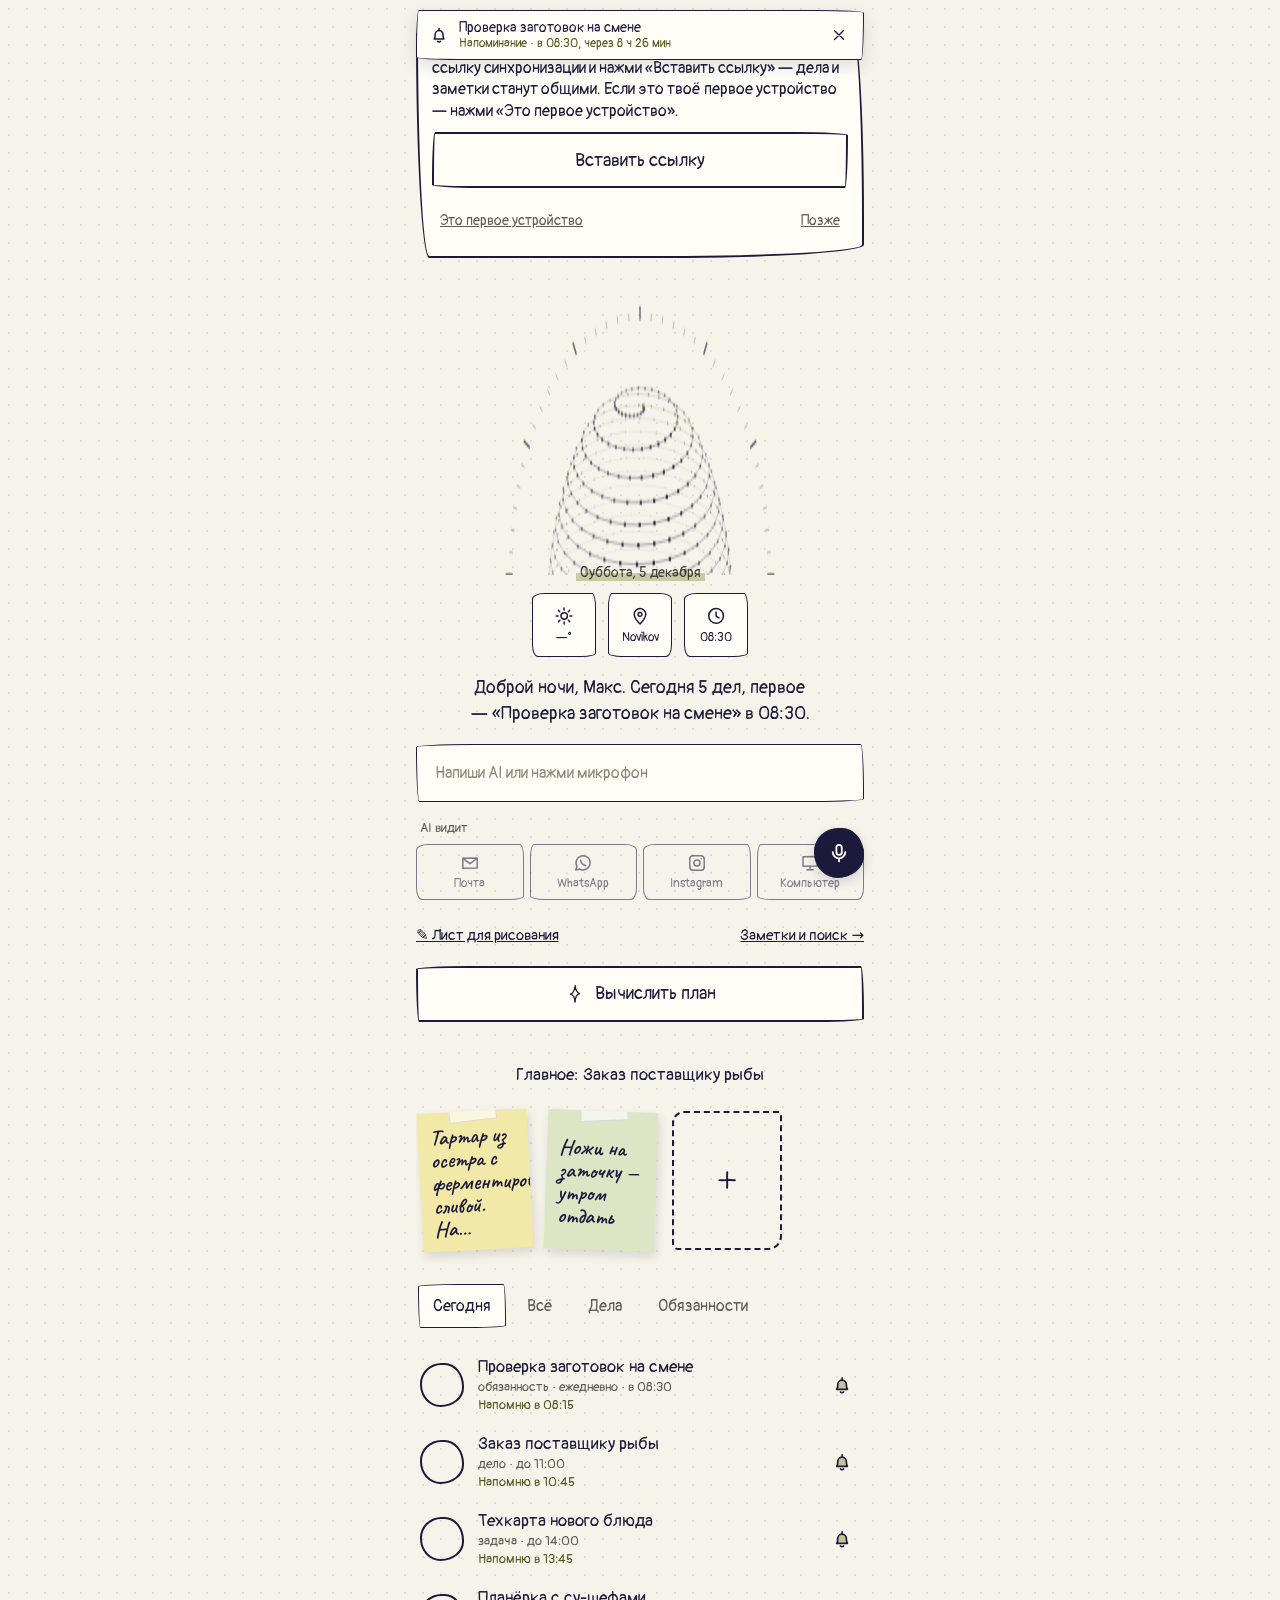
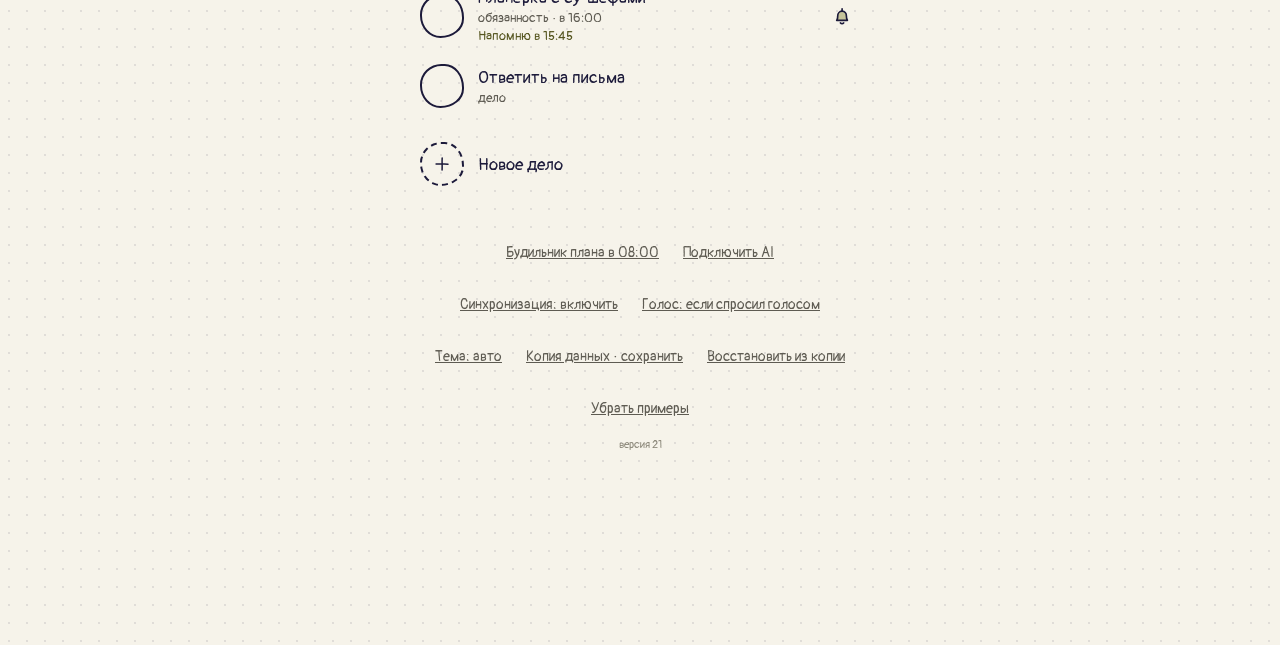
<file: dela/index.html>
<!doctype html>
<html lang="ru">
<head>
<meta charset="utf-8">
<meta name="viewport" content="width=device-width, initial-scale=1, viewport-fit=cover">
<title>Блатной блокнот</title>
<meta name="theme-color" content="#F6F3EA">
<meta name="apple-mobile-web-app-capable" content="yes">
<meta name="mobile-web-app-capable" content="yes">
<meta name="apple-mobile-web-app-status-bar-style" content="default">
<meta name="apple-mobile-web-app-title" content="Блатной блокнот">
<link rel="manifest" href="manifest.webmanifest">
<link rel="apple-touch-icon" href="icons/apple-touch-icon.png">
<link rel="icon" type="image/png" href="icons/icon-192.png">
<link rel="preconnect" href="https://fonts.googleapis.com">
<link rel="preconnect" href="https://fonts.gstatic.com" crossorigin>
<link href="https://fonts.googleapis.com/css2?family=Caveat:wght@600&family=Pangolin&display=swap" rel="stylesheet">
<link rel="stylesheet" href="style.css">
</head>
<body>
<div id="app">

  <div id="toast" class="toast" role="status" hidden>
    <svg width="20" height="20" viewBox="0 0 24 24" class="ink" aria-hidden="true"><path d="M6.2 16.8c.9-1.2 1.2-2.4 1.1-4.6-.1-3 1.9-5.4 4.7-5.5 2.9-.1 4.9 2.2 4.8 5.2 0 2.3.3 3.6 1.1 4.8z"/><path d="M10.3 19.6c.9 1 2.6 1 3.5 0M12.1 4.2v2.4"/></svg>
    <div class="toast-text"><div id="toast-title" class="toast-title"></div><div id="toast-sub" class="toast-sub"></div></div>
    <button type="button" id="toast-undo" class="toast-undo" data-act="undo" hidden>Вернуть</button>
    <button type="button" class="icon-btn" data-act="close-toast" aria-label="Закрыть уведомление"><svg width="18" height="18" viewBox="0 0 24 24" class="ink" aria-hidden="true"><path d="M6 6.2c4 3.7 8 7.6 12 11.6M18 6c-3.9 4.1-7.9 8-12 12"/></svg></button>
  </div>

  <!-- ДЕЛА -->
  <main id="view-main">
    <div id="sync-banner" class="sync-banner hand-a" hidden>
      <div id="sb-text" class="sb-text"></div>
      <button type="button" class="big-btn hand-b" id="sb-btn" data-act="sb-go"></button>
      <div class="sheet-sub"><button type="button" class="link-btn" id="sb-alt" data-act="sb-alt" hidden></button><button type="button" class="link-btn" data-act="sb-close">Позже</button></div>
    </div>
    <section id="orb" class="orb-wrap mode-idle" role="img" aria-label="AI: готов">
      <canvas id="orb-cv" class="orb-cv" aria-hidden="true"></canvas>
    </section>

    <div id="date" class="date"></div>

    <div class="boxes">
      <div class="box hand-a" title="Погода в Баку">
        <svg width="20" height="20" viewBox="0 0 24 24" class="ink" aria-hidden="true"><path d="M12.2 8.1c2.2-.2 4 1.6 3.9 3.9-.1 2.2-1.9 3.9-4.1 3.8-2.1-.1-3.8-1.9-3.7-4 .1-2 1.8-3.6 3.9-3.7z"/><path d="M12 2.5v2.4M12.2 19.3v2.2M2.6 12.1h2.3M19.2 11.9h2.2M5.3 5.2l1.6 1.7M17.2 17.1l1.5 1.6M5.4 18.8l1.7-1.5M17.1 6.9l1.6-1.6"/></svg>
        <span id="box-weather">—°</span>
      </div>
      <button type="button" class="box hand-b" data-act="edit-place" title="Где я">
        <svg width="20" height="20" viewBox="0 0 24 24" class="ink" aria-hidden="true"><path d="M12.1 21.6c-2.6-2.6-6.9-7.2-7-11.5C5 6.3 8.2 3 12 3s7 3.1 6.9 7c-.1 4.4-4.2 8.9-6.8 11.6z"/><path d="M12 7.6c1.4 0 2.5 1.1 2.4 2.5 0 1.3-1.2 2.4-2.5 2.3-1.3 0-2.3-1.1-2.3-2.4.1-1.3 1.1-2.3 2.4-2.4z"/></svg>
        <span id="box-place">Novikov</span>
      </button>
      <div class="box hand-a" id="box-next-wrap" title="Следующее дело">
        <svg width="20" height="20" viewBox="0 0 24 24" class="ink" aria-hidden="true"><path d="M12.3 3.1c5 .1 8.8 4 8.6 8.9-.2 4.9-4.1 8.8-9 8.7-4.9-.1-8.7-4.1-8.6-9 .2-4.9 4.1-8.7 9-8.6z"/><path d="M12 7.2l.2 5.1 3.4 1.9"/></svg>
        <span id="box-next">—</span>
      </div>
    </div>

    <div class="ai-say" aria-live="polite">
      <div id="ai-heard" class="ai-heard" hidden></div>
      <div id="ai-text" class="ai-text"></div>
    </div>

    <form id="ask-form" class="ask hand-a" autocomplete="off">
      <label for="ask" class="sr">Сообщение для AI</label>
      <input id="ask" type="text" maxlength="2000" enterkeyhint="send" placeholder="Напиши AI или нажми микрофон">
    </form>

    <div class="sees">
      <div class="label-sm">AI видит</div>
      <div class="sees-row">
        <button type="button" class="see hand-a" data-act="soon" data-name="Почта"><svg width="20" height="20" viewBox="0 0 24 24" class="ink" aria-hidden="true"><path d="M3.4 6.2l17.2-.1.1 12-17.3.1z"/><path d="M3.6 6.4c2.8 2.3 5.6 4.4 8.5 6.4 2.9-2 5.7-4.2 8.4-6.5"/></svg><span>Почта</span></button>
        <button type="button" class="see hand-b" data-act="soon" data-name="WhatsApp"><svg width="20" height="20" viewBox="0 0 24 24" class="ink" aria-hidden="true"><path d="M12.1 3.3c4.8 0 8.6 3.8 8.5 8.6-.1 4.7-3.9 8.4-8.6 8.4-1.4 0-2.8-.4-4-1l-4.6 1.2 1.3-4.3c-.7-1.3-1.1-2.8-1.1-4.4.1-4.7 3.9-8.5 8.5-8.5z"/><path d="M9.2 8.6c.2 2.9 2.6 5.6 5.8 6.4"/></svg><span>WhatsApp</span></button>
        <button type="button" class="see hand-a" data-act="soon" data-name="Instagram"><svg width="20" height="20" viewBox="0 0 24 24" class="ink" aria-hidden="true"><path d="M7.2 3.4l9.6-.1c2.1 0 3.8 1.7 3.8 3.8l.1 9.7c0 2.1-1.7 3.8-3.8 3.8l-9.7.1c-2.1 0-3.8-1.7-3.8-3.8L3.3 7.2c.1-2.1 1.8-3.8 3.9-3.8z"/><path d="M12.1 8.3c2.1 0 3.7 1.7 3.6 3.8 0 2-1.7 3.6-3.8 3.6-2 0-3.6-1.7-3.6-3.7.1-2 1.7-3.7 3.8-3.7z"/><path d="M17 6.8h.1"/></svg><span>Instagram</span></button>
        <button type="button" class="see hand-b" data-act="pc" data-name="Компьютер"><svg width="20" height="20" viewBox="0 0 24 24" class="ink" aria-hidden="true"><path d="M3.6 4.4l16.9-.1v11.4l-16.9.1z"/><path d="M8.2 20.2c2.6-.2 5.1.1 7.7-.1M12 15.9v4.2"/></svg><span>Компьютер</span></button>
      </div>
    </div>

    <div class="row-end"><a href="#sketch" class="link">✎ Лист для рисования</a><a href="#notes" class="link">Заметки и поиск →</a></div>

    <button type="button" class="big-btn hand-a" data-act="plan">
      <svg width="20" height="20" viewBox="0 0 40 40" aria-hidden="true"><path d="M20.3 3.5 C21 11, 22 16.5, 29 19.2 C 22.5 21, 21.2 25.5, 20 36.2 C 18.8 26, 17.6 21.6, 10.8 20.4 C 17.8 18.8, 19.2 12, 20.3 3.5 Z" fill="none" stroke="#1C1A3A" stroke-width="2.6" stroke-linejoin="round"/></svg>
      <span id="plan-label">Вычислить план</span>
    </button>

    <div id="plan"></div>

    <div id="main-task" class="main-task"></div>

    <div id="stickers" class="stickers"></div>

    <div id="filters" class="filters" role="tablist" aria-label="Фильтр"></div>

    <div id="list" class="list"></div>

    <button type="button" class="add-row" data-act="new-task">
      <span class="circle dashed"><svg width="20" height="20" viewBox="0 0 24 24" class="ink" aria-hidden="true"><path d="M12.2 4.8c-.3 4.9.2 9.6-.1 14.4M4.9 12.1c4.7.2 9.6-.3 14.3.1"/></svg></span>
      Новое дело
    </button>

    <div id="archive" class="archive"></div>

    <div class="foot">
      <button type="button" class="link-btn" id="alarm-btn" data-act="alarm">Будильник плана в 08:00</button>
      <button type="button" class="link-btn" id="ai-setup" data-act="ai-setup">Подключить AI</button>
      <button type="button" class="link-btn" id="sync-btn" data-act="sync">Синхронизация: включить</button>
      <button type="button" class="link-btn" id="voice-btn" data-act="voice-mode">Голос: если спросил голосом</button>
      <button type="button" class="link-btn" id="timbre-btn" data-act="timbre" hidden>Тембр: Charon · спокойный</button>
      <button type="button" class="link-btn" id="theme-btn" data-act="theme">Тема: авто</button>
      <button type="button" class="link-btn" id="backup-btn" data-act="backup">Копия данных · сохранить</button>
      <button type="button" class="link-btn" id="restore-btn" data-act="restore-file">Восстановить из копии</button>
      <input type="file" id="restore-input" accept="application/json,.json" hidden>
      <button type="button" class="link-btn" id="demo-row" data-act="clear-demo" hidden>Убрать примеры</button>
      <span id="app-ver" class="ver"></span>
    </div>
  </main>

  <!-- ЗАМЕТКИ -->
  <main id="view-notes" hidden>
    <div class="notes-head">
      <div>
        <div id="notes-count" class="label-sm"></div>
        <h1 class="h1">Заметки</h1>
      </div>
      <a href="#" class="pill hand-a" data-act="go-main">
        <svg width="16" height="16" viewBox="0 0 24 24" class="ink" aria-hidden="true"><path d="M15 5.2c-2.4 2.2-4.6 4.4-6.8 6.9 2.2 2.3 4.4 4.5 6.8 6.7"/></svg>
        Дела
      </a>
    </div>
    <form id="search-form" class="ask hand-a search" role="search" autocomplete="off">
      <svg width="20" height="20" viewBox="0 0 24 24" class="ink" aria-hidden="true"><path d="M10.6 4.2c3.6-.1 6.4 2.7 6.3 6.2 0 3.4-2.8 6.2-6.3 6.2-3.4 0-6.2-2.8-6.2-6.2.1-3.4 2.8-6.2 6.2-6.2z"/><path d="M15.2 15.3l5 4.9"/></svg>
      <label for="q" class="sr">Поиск</label>
      <input id="q" type="search" enterkeyhint="search" placeholder="Поиск по делам и заметкам">
    </form>
    <div id="search-res" class="search-res" hidden></div>
    <form id="note-form" class="ask hand-b" autocomplete="off">
      <label for="note-input" class="sr">Новая заметка</label>
      <input id="note-input" type="text" maxlength="2000" enterkeyhint="done" placeholder="Новая заметка или микрофон справа внизу">
    </form>
    <div id="notes-list" class="notes-list"></div>
  </main>

  <!-- ЛИСТ -->
  <main id="view-sketch" hidden>
    <div class="notes-head">
      <div>
        <div class="label-sm">Пиши и рисуй пальцем — сохраняется само</div>
        <h1 class="h1">Лист</h1>
      </div>
      <a href="#" class="pill hand-a" data-act="go-main"><svg width="16" height="16" viewBox="0 0 24 24" class="ink" aria-hidden="true"><path d="M15 5.2c-2.4 2.2-4.6 4.4-6.8 6.9 2.2 2.3 4.4 4.5 6.8 6.7"/></svg>
        Дела
      </a>
    </div>
    <div class="sk-tools" role="toolbar" aria-label="Инструменты">
      <button type="button" data-act="sk-tool" data-val="pen" class="on">Ручка</button>
      <button type="button" data-act="sk-tool" data-val="marker">Маркер</button>
      <button type="button" data-act="sk-tool" data-val="eraser">Ластик</button>
      <button type="button" data-act="sk-undo">Отменить</button>
    </div>
    <canvas id="sk" class="sk hand-b" aria-label="Лист для рисования"></canvas>
    <div class="sheet-actions">
      <button type="button" class="big-btn hand-a" data-act="sk-note">Текстом в заметку (AI)</button>
      <button type="button" class="big-btn hand-b" data-act="sk-share">Отправить картинкой</button>
      <div class="sheet-sub"><span class="label-sm sk-status" id="sk-status"></span><button type="button" class="link-btn danger" data-act="sk-clear">Очистить лист</button></div>
    </div>
  </main>

  <!-- Редактор заметки -->
  <form id="note-ed" class="sheet hand-b" hidden autocomplete="off">
    <div class="sheet-grip" aria-hidden="true"></div>
    <label class="fld"><span>Заголовок</span><input id="ne-title" type="text" maxlength="200"></label>
    <label class="fld"><span>Текст</span><textarea id="ne-body" rows="10"></textarea></label>
    <div class="sheet-actions">
      <button type="submit" class="big-btn hand-a">Готово</button>
      <div class="sheet-sub"><span class="label-sm" id="ne-saved">Сохраняется само</span><button type="button" class="link-btn danger" data-act="ne-del">Удалить</button></div>
    </div>
  </form>

  <!-- Редактор дела -->
  <div id="sheet-bg" class="sheet-bg" hidden data-act="close-sheet"></div>
  <form id="sheet" class="sheet hand-b" hidden autocomplete="off">
    <div class="sheet-grip" aria-hidden="true"></div>
    <label class="fld"><span>Что сделать</span><input id="f-title" type="text" required></label>
    <div class="fld"><span>Тип</span>
      <div class="seg" id="f-kind">
        <button type="button" data-val="task">Задача</button><button type="button" data-val="deal">Дело</button><button type="button" data-val="duty">Обязанность</button>
      </div>
    </div>
    <div class="fld"><span>Когда</span>
      <div class="seg" id="f-when">
        <button type="button" data-val="today">Сегодня</button><button type="button" data-val="tomorrow">Завтра</button><button type="button" data-val="date">Дата</button>
      </div>
      <input id="f-date" type="date" hidden>
      <label class="check"><input id="f-daily" type="checkbox"> Каждый день</label>
    </div>
    <div class="fld-row">
      <label class="fld"><span>В (время)</span><input id="f-time" type="time"></label>
      <label class="fld"><span>До (срок)</span><input id="f-due" type="time"></label>
    </div>
    <label class="check"><input id="f-remind" type="checkbox" checked> Напомнить за 15 минут</label>
    <div class="sheet-actions">
      <button type="submit" class="big-btn hand-a">Сохранить</button>
      <div class="sheet-sub">
        <button type="button" class="link-btn" id="f-cal" data-act="to-calendar">В календарь iPhone</button>
        <button type="button" class="link-btn danger" id="f-del" data-act="delete-task">Удалить</button>
      </div>
    </div>
  </form>

  <!-- Компьютер -->
  <div id="pc-sheet" class="sheet hand-a" hidden>
    <div class="sheet-grip" aria-hidden="true"></div>
    <div class="fld"><span id="pc-status">Компьютер</span></div>
    <form id="pc-form" class="ask hand-b search" role="search" autocomplete="off">
      <label for="pc-q" class="sr">Найти файл на ноутбуке</label>
      <input id="pc-q" type="search" enterkeyhint="search" placeholder="Найти файл на ноутбуке">
    </form>
    <div id="pc-res" class="search-res"></div>
    <div class="label-sm" id="pc-folder"></div>
    <div class="sheet-sub"><span></span><button type="button" class="link-btn" data-act="close-pc">Закрыть</button></div>
  </div>

  <!-- Ссылка синхронизации -->
  <div id="link-sheet" class="sheet hand-a" hidden>
    <div class="sheet-grip" aria-hidden="true"></div>
    <div class="fld"><span>Открой эту ссылку на другом устройстве (компьютер, второй телефон) — дела станут общими. Никому её не отправляй: это ключ к твоим делам.</span></div>
    <label class="fld"><span class="sr">Ссылка подключения</span><input id="link-out" type="text" readonly></label>
    <div class="sheet-actions">
      <button type="button" class="big-btn hand-a" data-act="copy-link">Копировать ссылку</button>
      <button type="button" class="big-btn hand-b" data-act="share-link">Отправить себе</button>
      <div class="sheet-sub"><button type="button" class="link-btn" data-act="close-link">Закрыть</button><button type="button" class="link-btn danger" data-act="sync-off">Выключить на этом устройстве</button></div>
    </div>
  </div>

  <!-- Короткий ввод (место, стикер) -->
  <form id="mini" class="sheet hand-a" hidden autocomplete="off">
    <div class="sheet-grip" aria-hidden="true"></div>
    <label class="fld"><span id="mini-label">Текст</span><input id="mini-input" type="text" autocapitalize="off" autocorrect="off" spellcheck="false"></label>
    <div class="sheet-actions">
      <button type="submit" class="big-btn hand-a">Готово</button>
      <div class="sheet-sub"><button type="button" class="link-btn" data-act="close-mini">Отмена</button></div>
    </div>
  </form>

  <div id="glow" class="glow" hidden aria-hidden="true"></div>
  <button type="button" id="mic-fab" class="mic-fab" aria-label="Сказать AI голосом" aria-pressed="false">
    <svg width="22" height="22" viewBox="0 0 24 24" class="ink" aria-hidden="true"><path d="M12.1 3.1c1.6 0 2.9 1.3 2.9 2.9l.1 5.1c0 1.6-1.4 2.9-3 2.9s-2.9-1.3-2.9-2.9L9.1 6c.1-1.6 1.4-2.9 3-2.9z"/><path d="M5.2 11.2c.2 3.8 3.1 6.7 6.9 6.6 3.7-.1 6.6-3 6.7-6.7M12.1 18v3.1"/></svg>
  </button>
</div>
<script src="orb.js"></script>
<script src="app.js"></script>
</body>
</html>
</file>
<file: dela/style.css>
:root{
  --ink:#1C1A3A; --paper:#F6F3EA; --card:#FFFDF6; --muted:#5E5B52; --olive:#8A8A3A; --olive-a:rgba(138,138,58,.38); --red:#8A3324;
  --ha:255px 15px 225px 15px / 15px 225px 15px 255px;
  --hb:15px 255px 15px 225px / 225px 15px 255px 15px;
  --hc:50% 45% 55% 48% / 48% 55% 45% 52%;
  --dot:rgba(28,26,58,.1); --ink2:#3F3C30; --olive-d:#55551F; --faint:#8C887A; --done:#6B6857; --shadow:rgba(28,26,58,.14);
  --wind:7s; --flow1:3.6s; --flow2:4.4s; --flow3:5.2s; --spin:40s; --star:24s; --pulse:4s; --dots:3s; --fill:3s;
}
*{box-sizing:border-box}
[hidden]{display:none!important}
html{-webkit-text-size-adjust:100%}
body{margin:0;background-color:var(--paper);background-image:radial-gradient(var(--dot) 1px,transparent 1.2px);background-size:18px 18px;color:var(--ink);font-family:'Pangolin',system-ui,sans-serif;-webkit-tap-highlight-color:transparent}
button{font-family:inherit;color:inherit}
a{color:var(--ink)}
.sr{position:absolute;width:1px;height:1px;overflow:hidden;clip:rect(0 0 0 0)}
.ink{fill:none;stroke:var(--ink);stroke-width:1.8;stroke-linecap:round;stroke-linejoin:round}
:root{color-scheme:light}
/* тёмная тема: по системе или вручную */
:root[data-theme="dark"]{color-scheme:dark;--ink:#ECE8DA;--paper:#15141F;--card:#211F2E;--muted:#A9A593;--olive:#B5B55A;--olive-a:rgba(181,181,90,.32);--red:#E59A86;--dot:rgba(236,232,218,.08);--ink2:#C9C5B5;--olive-d:#CFCF86;--faint:#8E8A7B;--done:#8E8A7B;--shadow:rgba(0,0,0,.4)}
@media (prefers-color-scheme:dark){:root:not([data-theme="light"]){color-scheme:dark;--ink:#ECE8DA;--paper:#15141F;--card:#211F2E;--muted:#A9A593;--olive:#B5B55A;--olive-a:rgba(181,181,90,.32);--red:#E59A86;--dot:rgba(236,232,218,.08);--ink2:#C9C5B5;--olive-d:#CFCF86;--faint:#8E8A7B;--done:#8E8A7B;--shadow:rgba(0,0,0,.4)}}
[stroke="#1C1A3A"]{stroke:var(--ink)} [fill="#1C1A3A"]{fill:var(--ink)} [fill="#FFFDF6"]{fill:var(--card)}
#app{max-width:480px;margin:0 auto;padding-block:calc(env(safe-area-inset-top, 0px) + 8px) calc(env(safe-area-inset-bottom, 0px) + 110px);padding-left:max(16px, env(safe-area-inset-left, 0px));padding-right:max(16px, env(safe-area-inset-right, 0px));position:relative;overflow-x:hidden}
main{display:flex;flex-direction:column;gap:18px}
.hand-a{border-radius:var(--ha)} .hand-b{border-radius:var(--hb)}

/* toast */
.toast{position:fixed;left:50%;transform:translateX(-50%);top:calc(env(safe-area-inset-top) + 10px);width:min(448px,calc(100% - 32px));z-index:30;background:var(--card);border:1.8px solid var(--ink);border-radius:var(--hb);box-shadow:0 6px 16px var(--shadow);padding:2px 2px 2px 12px;display:flex;align-items:center;gap:10px;animation:toastIn .4s ease-out}
.toast[hidden]{display:none}
.toast-text{flex:1;min-width:0}
.toast-title{font-size:14px;line-height:1.25;white-space:nowrap;overflow:hidden;text-overflow:ellipsis}
.toast-sub{font-size:12px;line-height:1.25;color:var(--olive-d)}
.icon-btn{width:44px;height:44px;flex-shrink:0;border:none;background:transparent;display:flex;align-items:center;justify-content:center;cursor:pointer;padding:0}
@keyframes toastIn{from{transform:translate(-50%,-16px);opacity:0}to{transform:translate(-50%,0);opacity:1}}

/* orb */
.orb-wrap{position:relative;height:290px;display:flex;align-items:center;justify-content:center}
.orb-cv{display:block;width:300px;height:300px;max-width:100%}
.wind{position:absolute;left:-16px;top:0;width:calc(100% + 32px);height:260px}
.wind-g{fill:none;stroke:var(--ink);stroke-linecap:round}
.w-base{stroke-width:1;opacity:.18}
.w-flow{stroke-width:1.6;opacity:.65}
.w-flow.f1{animation:windFlow var(--flow1) linear infinite}
.w-flow.f2{animation:windFlow var(--flow2) linear infinite}
.w-flow.f3{stroke-width:1.3;opacity:.5;animation:windFlow var(--flow3) linear infinite}
@keyframes windFlow{from{stroke-dashoffset:230}to{stroke-dashoffset:0}}
.orb{position:absolute;left:50%;top:10px;width:240px;height:240px;margin-left:-120px}
.orb svg{position:absolute;inset:0;width:240px;height:240px}
.orb-dots{animation:aiDots var(--dots) ease-in-out infinite}
.orb-rings{position:absolute;inset:0;animation:aiSpin var(--spin) linear infinite}
.orb-star{position:absolute;left:88px;top:88px;width:64px;height:64px;display:flex;align-items:center;justify-content:center;animation:aiPulse var(--pulse) ease-in-out infinite}
.orb-star svg{position:static;width:56px;height:56px;animation:aiSpinBack var(--star) linear infinite}
#fillwave{animation:fillMove var(--fill) linear infinite}
#level{transition:transform .8s ease}
@keyframes fillMove{from{transform:translateX(0)}to{transform:translateX(-60px)}}
@keyframes aiSpin{from{transform:rotate(0)}to{transform:rotate(360deg)}}
@keyframes aiSpinBack{from{transform:rotate(360deg)}to{transform:rotate(0)}}
@keyframes aiDots{0%,100%{opacity:.25}50%{opacity:.85}}
@keyframes aiPulse{0%,100%{transform:scale(1)}50%{transform:scale(1.08)}}
.mode-listen{--wind:1.6s;--flow1:1.1s;--flow2:1.3s;--flow3:1.5s;--spin:8s;--star:4s;--pulse:.7s;--dots:1s;--fill:1.2s}
.mode-think{--wind:2.4s;--flow1:1.1s;--flow2:1.3s;--flow3:1.5s;--spin:8s;--star:4s;--pulse:1.2s;--dots:1s;--fill:1.2s}

.date{text-align:center;font-size:14px;color:var(--ink2);margin-top:-24px}
.date span{background:linear-gradient(transparent 55%,rgba(138,138,58,.4) 55%);padding:0 4px}
.boxes{display:flex;justify-content:center;gap:12px;margin-top:-6px}
.box{width:64px;height:64px;border:1.8px solid var(--ink);background:var(--card);display:flex;flex-direction:column;align-items:center;justify-content:center;gap:4px;font-size:12px;padding:0;cursor:default}
button.box{cursor:pointer}
.box.hand-a{border-radius:12px 4px 14px 6px / 6px 14px 4px 12px}
.box.hand-b{border-radius:4px 12px 6px 14px / 14px 6px 12px 4px}
.box span{max-width:60px;white-space:nowrap;overflow:hidden;text-overflow:ellipsis}

.ai-say{display:flex;flex-direction:column;gap:6px;padding:0 12px;text-align:center}
.ai-heard{font-size:14px;color:var(--muted)}
.ai-text{font-size:18px;line-height:1.4;text-wrap:balance}

.ask{background:var(--card);border:1.8px solid var(--ink);padding:4px 16px;display:flex;align-items:center}
.ask input{flex:1;min-width:0;border:none;outline:none;background:transparent;font-family:inherit;font-size:16px;color:var(--ink);min-height:48px}
.ask input::placeholder{color:var(--faint)}

.label-sm{font-size:13px;color:var(--muted)}
.sees{display:flex;flex-direction:column;gap:8px}
.sees .label-sm{padding-left:4px}
.sees-row{display:grid;grid-template-columns:repeat(4,minmax(0,1fr));gap:6px}
.see{min-height:56px;border:1.5px solid var(--ink);background:transparent;display:flex;flex-direction:column;align-items:center;justify-content:center;gap:3px;font-size:12px;cursor:pointer;opacity:.55}
.see.hand-a{border-radius:12px 4px 14px 6px / 6px 14px 4px 12px}
.see.hand-b{border-radius:4px 12px 6px 14px / 14px 6px 12px 4px}

.row-end{display:flex;justify-content:space-between;gap:8px;flex-wrap:wrap;margin:-4px 0 -10px}
.link{min-height:44px;display:flex;align-items:center;font-size:15px}
.big-btn{min-height:56px;border:2px solid var(--ink);background:var(--card);font-size:18px;display:flex;align-items:center;justify-content:center;gap:10px;cursor:pointer;width:100%}
.big-btn:active{background:var(--olive-a)}

.plan{background:var(--card);border:2px solid var(--ink);border-radius:var(--hb);padding:18px 20px;display:flex;flex-direction:column;gap:14px}
.plan-h{font-size:18px}
.plan-row{display:flex;gap:14px;align-items:flex-start}
.plan-t{width:66px;flex-shrink:0;font-size:15px;white-space:nowrap}
.plan-why{font-size:13px;color:var(--muted)}

.main-task{text-align:center;font-size:17px;padding-top:6px}

.stickers{display:flex;gap:16px;overflow-x:auto;padding:12px 8px 14px 4px;margin-top:-4px;scrollbar-width:none}
.stickers::-webkit-scrollbar{display:none}
.sticker{position:relative;width:110px;min-height:96px;flex-shrink:0;padding:14px 12px 10px;border:none;text-align:left;font-family:'Caveat',cursive;font-weight:600;font-size:22px;line-height:1.05;color:#1C1A3A;box-shadow:2px 5px 10px rgba(28,26,58,.13);cursor:pointer;overflow:hidden}
.sticker::before{content:'';position:absolute;top:-6px;left:50%;width:46px;height:14px;margin-left:-23px;background:rgba(255,255,255,.65);border:1px solid rgba(28,26,58,.12);transform:rotate(-4deg)}
.sticker-add{width:110px;min-height:96px;flex-shrink:0;border:2px dashed var(--ink);border-radius:12px 4px 14px 6px;background:transparent;display:flex;align-items:center;justify-content:center;cursor:pointer}

.filters{display:flex;gap:6px;overflow-x:auto;padding:2px;scrollbar-width:none}
.filters::-webkit-scrollbar{display:none}
.filter{flex:0 0 auto;min-height:44px;padding:0 14px;border:1.8px solid transparent;background:transparent;color:var(--muted);font-size:16px;white-space:nowrap;cursor:pointer}
.filter.on{border-color:var(--ink);background:var(--card);color:var(--ink)}

.list{display:flex;flex-direction:column;gap:4px}
.item{padding:8px 0 8px 4px;display:flex;align-items:center;gap:14px}
.circle{width:44px;height:44px;flex-shrink:0;border:2px solid var(--ink);border-radius:var(--hc);background:transparent;display:flex;align-items:center;justify-content:center;cursor:pointer;padding:0}
.circle.done{background:var(--olive-a)}
.circle.dashed{border-style:dashed}
.item-body{flex:1;min-width:0;display:flex;flex-direction:column;gap:2px;border:none;background:transparent;text-align:left;padding:0;cursor:pointer}
.item-title{font-size:17px}
.item.is-done .item-title{text-decoration:line-through;color:var(--done)}
.item-meta{font-size:13px;color:var(--muted)}
.item-alert{font-size:13px;color:var(--olive-d)}
.item-alert.late{color:var(--red)}
.bell{width:44px;height:44px;flex-shrink:0;border:none;background:transparent;display:flex;align-items:center;justify-content:center;cursor:pointer;padding:0;opacity:.45}
.bell.on{opacity:1}
.bell.on path:first-child{fill:rgba(138,138,58,.45)}
.empty{text-align:center;color:var(--muted);font-size:15px;padding:12px 0}
.add-row{min-height:60px;padding:8px 0 8px 4px;border:none;background:transparent;font-size:17px;display:flex;align-items:center;gap:14px;cursor:pointer;text-align:left}
.ver{width:100%;text-align:center;font-size:11px;color:var(--faint)}
.foot{display:flex;justify-content:center;gap:8px;flex-wrap:wrap;padding:0 0 84px}
.toast-undo{min-height:44px;padding:0 12px;border:1.5px solid var(--ink);border-radius:var(--ha);background:var(--olive-a);font-size:14px;cursor:pointer;flex-shrink:0}
.archive{display:flex;flex-direction:column;gap:4px}
.archive-head{min-height:44px;border:none;background:transparent;font-size:15px;color:var(--muted);display:flex;align-items:center;gap:8px;cursor:pointer;padding:0 4px;text-align:left}
.archive-head svg{transition:transform .2s}
.archive-head[aria-expanded="true"] svg{transform:rotate(90deg)}
.archive .item{opacity:.7}
.archive-clear{align-self:center}
.link-btn{border:none;background:transparent;font-size:14px;color:var(--muted);text-decoration:underline;min-height:44px;padding:0 8px;cursor:pointer}
.link-btn.danger{color:var(--red)}

/* notes */
.notes-head{display:flex;justify-content:space-between;align-items:center;gap:12px;padding-top:8px}
.h1{margin:0;font-size:22px;font-weight:400}
.pill{display:flex;align-items:center;gap:8px;min-height:44px;padding:0 14px;background:var(--card);border:1.8px solid var(--ink);text-decoration:none;font-size:15px}
.notes-list{display:flex;flex-direction:column;gap:14px}
.note{background:var(--card);border:2px solid var(--ink);padding:16px;display:flex;flex-direction:column;gap:8px}
.note:nth-child(odd){border-radius:var(--ha)} .note:nth-child(even){border-radius:var(--hb)}
.note.flash{animation:flash 1.2s ease}
@keyframes flash{0%,100%{background:var(--card)}30%{background:var(--olive-a)}}
.note-top{display:flex;justify-content:space-between;align-items:baseline;gap:10px}
.note-title{font-size:17px}
.note-when{font-size:13px;color:var(--muted);white-space:nowrap}
.note-body{font-size:15px;line-height:1.5;white-space:pre-wrap}
.note-done{display:flex;flex-direction:column;gap:4px;border-top:1.5px dashed rgba(28,26,58,.35);padding-top:10px;font-size:15px}
.note-acts{display:flex;gap:8px;flex-wrap:wrap;align-items:center}
.chip{min-height:44px;padding:0 14px;border:1.8px solid var(--ink);border-radius:var(--ha);background:var(--card);font-size:14px;display:flex;align-items:center;gap:8px;cursor:pointer}

/* sheet */
.sheet-bg{position:fixed;inset:0;background:rgba(28,26,58,.25);z-index:40}
.sheet{position:fixed;left:50%;transform:translateX(-50%);bottom:0;width:min(480px,100%);z-index:41;background:var(--card);border:2px solid var(--ink);border-bottom:none;padding:10px 18px calc(env(safe-area-inset-bottom) + 16px);display:flex;flex-direction:column;gap:14px;max-height:92vh;overflow-y:auto;animation:sheetIn .25s ease-out}
.sheet[hidden],.sheet-bg[hidden],.glow[hidden]{display:none}
@keyframes sheetIn{from{transform:translate(-50%,40px);opacity:0}to{transform:translate(-50%,0);opacity:1}}
.sheet-grip{width:44px;height:4px;border-radius:2px;background:rgba(28,26,58,.3);margin:0 auto 4px}
.fld{display:flex;flex-direction:column;gap:6px;font-size:14px;color:var(--muted);flex:1}
.fld textarea,.fld input[type=text],.fld input[type=time],.fld input[type=date]{font-family:inherit;font-size:16px;color:var(--ink);background:var(--paper);border:1.5px solid var(--ink);border-radius:10px 4px 12px 6px;min-height:46px;padding:0 12px;width:100%}
.fld-row{display:flex;gap:12px}
.seg{display:flex;gap:6px;flex-wrap:wrap}
.seg button{min-height:44px;padding:0 14px;border:1.5px solid var(--ink);border-radius:var(--ha);background:transparent;font-size:15px;cursor:pointer}
.seg button.on{background:var(--olive-a)}
.check{display:flex;align-items:center;gap:10px;font-size:15px;min-height:44px;color:var(--ink)}
.check input{width:22px;height:22px;accent-color:#55551F}
.sheet-actions{display:flex;flex-direction:column;gap:6px}
.sheet-sub{display:flex;justify-content:space-between}

/* voice */
.mic-fab{position:fixed;right:max(16px, env(safe-area-inset-right, 0px));bottom:calc(env(safe-area-inset-bottom, 0px) + 22px);width:50px;height:50px;padding:0;border:1.8px solid var(--ink);border-radius:var(--hc);background:var(--ink);box-shadow:0 4px 12px rgba(28,26,58,.16);display:flex;align-items:center;justify-content:center;z-index:20;cursor:pointer;-webkit-user-select:none;user-select:none}
.mic-fab:active{transform:scale(.94)}
.mic-fab .ink{stroke:var(--card);stroke-width:2}
.mic-fab.on{background:#55551F;animation:micPulse 1.2s ease-in-out infinite}
@keyframes micPulse{0%,100%{box-shadow:0 0 0 0 rgba(138,138,58,.55)}50%{box-shadow:0 0 0 10px rgba(138,138,58,0)}}
@media (min-width:520px){.mic-fab{right:calc(50% - 240px + 16px)}}
.glow{position:fixed;left:0;right:0;bottom:0;height:110px;background:radial-gradient(ellipse at 50% 100%,rgba(138,138,58,.5),transparent 70%);pointer-events:none;z-index:19;animation:glow 1s ease-in-out infinite}
@keyframes glow{0%,100%{opacity:.55}50%{opacity:1}}

@media (prefers-reduced-motion:reduce){*{animation:none!important}}

.sync-banner{margin:12px 0 4px;padding:14px;border:2px solid var(--ink);background:var(--card);display:flex;flex-direction:column;gap:10px}
.sb-text{font-size:16px;line-height:1.35}

/* поиск */
.search{gap:10px}
.search input{flex:1;min-width:0;border:none;outline:none;background:transparent;font-family:inherit;font-size:16px;color:var(--ink);min-height:48px;-webkit-appearance:none;appearance:none}
.search-res{display:flex;flex-direction:column;gap:6px}
.sr-item{width:100%;padding:10px 4px;border-bottom:1.5px dashed var(--dot)!important}
.search-res mark{background:var(--olive-a);color:inherit;border-radius:3px;padding:0 1px}
.note-top,.note-body{cursor:pointer}
/* редактор заметки */
.fld textarea{min-height:42vh;padding:10px 12px;line-height:1.5;resize:vertical;font-family:inherit}
/* лист */
.sk-tools{display:flex;gap:6px;flex-wrap:wrap}
.sk-tools button{min-height:44px;padding:0 14px;border:1.5px solid var(--ink);border-radius:var(--ha);background:transparent;font-size:15px;cursor:pointer}
.sk-tools button.on{background:var(--olive-a)}
.sk{display:block;width:100%;background:var(--card);border:2px solid var(--ink);touch-action:none;-webkit-user-select:none;user-select:none;-webkit-touch-callout:none;cursor:crosshair}
.sk-status{align-self:center}
</file>
